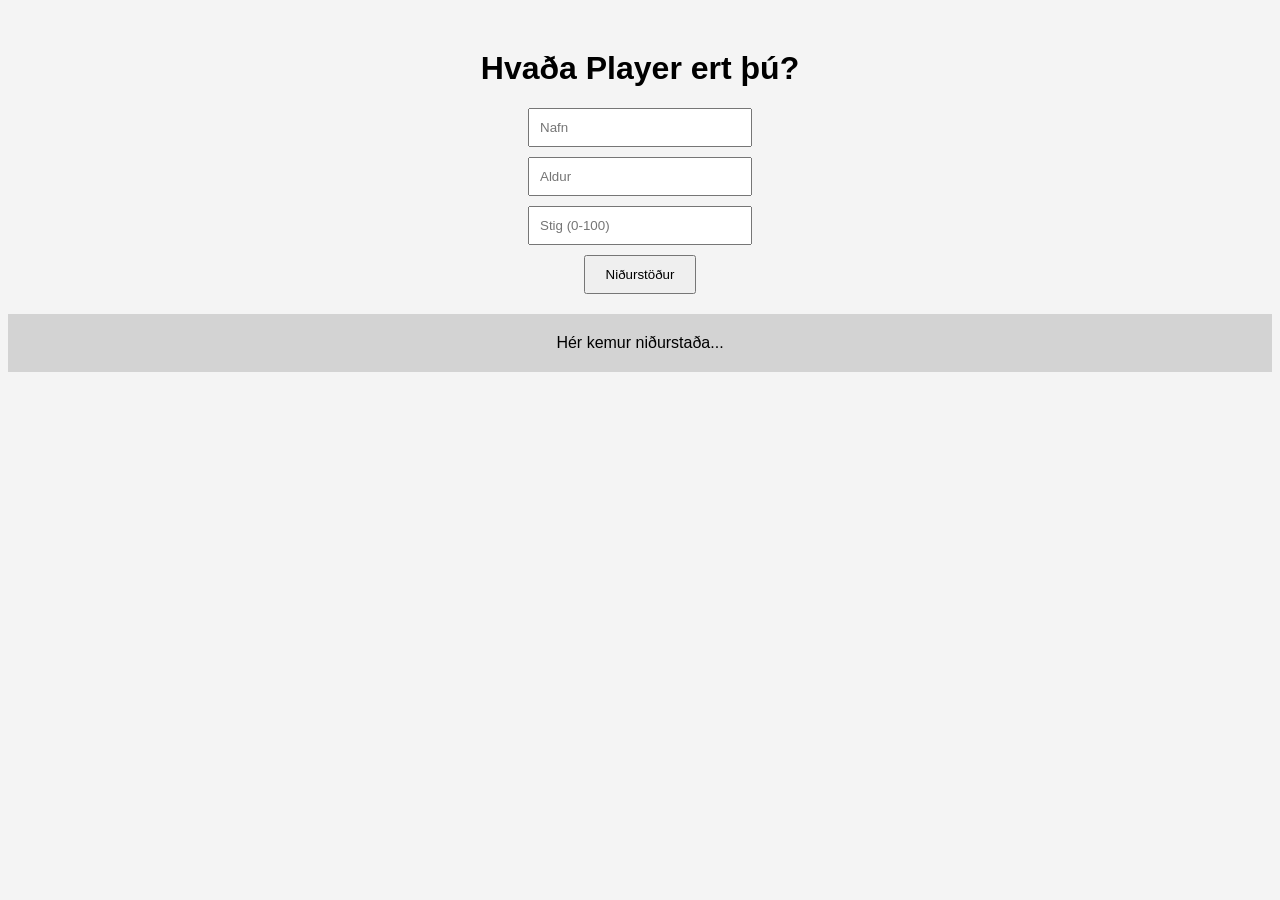
<file: Timaverkefni-8/index.html>
<!doctype html>
<html lang="is">
  <head>
    <meta charset="UTF-8" />
    <title>Player leikur</title>
    <link rel="stylesheet" href="style.css" />
    <script src="script.js"></script>
  </head>
  <body>
    <h1>Hvaða Player ert þú?</h1>

    <input id="name" type="text" placeholder="Nafn" />
    <input id="age" type="number" placeholder="Aldur" />
    <input id="score" type="number" placeholder="Stig (0-100)" />

    <button onclick="checkCharacter()">Niðurstöður</button>

    <div id="output" class="box">Hér kemur niðurstaða...</div>
  </body>
</html>
</file>
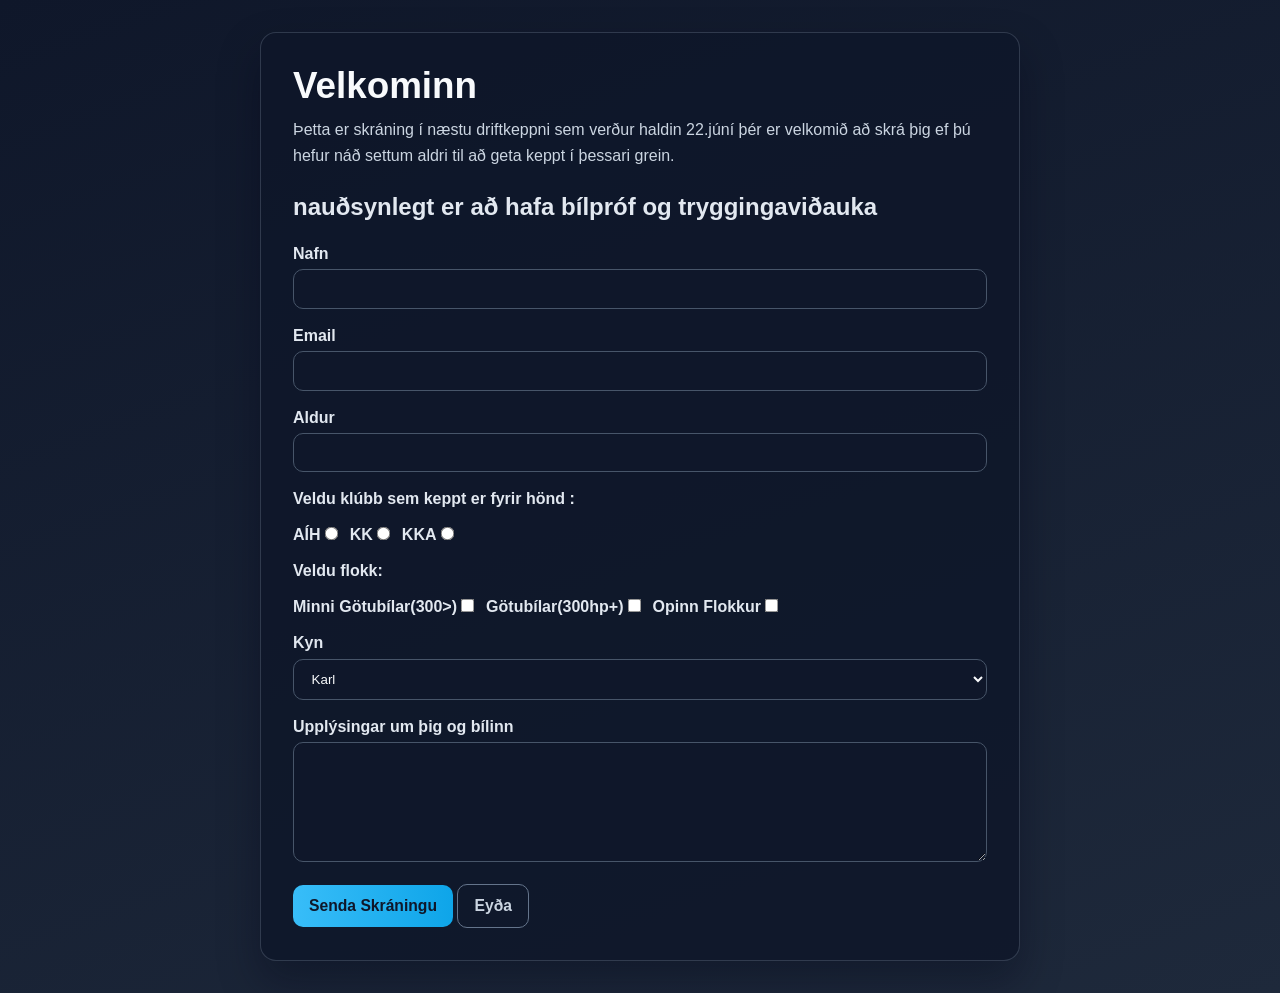
<file: Timi-2/index.html>
<!doctype html>
<html lang="en">
  <head>
    <meta charset="UTF-8" />
    <meta name="viewport" content="width=device-width, initial-scale=1.0" />
    <title>Skráning í driftkeppni</title>
    <link rel="stylesheet" href="assets/styles.css" />
  </head>
  <body>
    <!--Header-->
    <header class="header"></header>

    <!--Main-->
    <main class="main">
      <h1>Velkominn</h1>
      <p>
        Þetta er skráning í næstu driftkeppni sem verður haldin 22.júní þér er
        velkomið að skrá þig ef þú hefur náð settum aldri til að geta keppt í
        þessari grein.
        <br />
      </p>
      <h2>nauðsynlegt er að hafa bílpróf og tryggingaviðauka</h2>
      <br />
      <form action="" id="skraningarform">
        <label for="nafn"
          >Nafn
          <input type="text" name="" id="nafn" />
        </label>
        <br />
        <br />
        <label for="mail">Email <input type="email" name="" id="mail" /></label>
        <br />
        <br />
        <label for="aldur">Aldur</label>
        <input type="number" name="" id="aldur" />
        <br />
        <br />
        <label for="team">Veldu klúbb sem keppt er fyrir hönd :</label>
        <br />
        <br />
        <label for="team">AÍH</label>
        <input type="radio" name="team" id="team" value="AÍH" />
        <label for="team">KK</label>
        <input type="radio" name="team" id="team" value="KK" />
        <label for="team">KKA</label>
        <input type="radio" name="team" id="team" value="KKA" />
        <br />
        <br />

        <label for="flokkur">Veldu flokk:</label>
        <br />
        <br />
        <label for="flokkur">Minni Götubílar(300>)</label>
        <input
          type="checkbox"
          name="flokkur"
          id="flokkur"
          value="Minni Götubílar(300>)"
        />
        <label for="flokkur">Götubílar(300hp+)</label>
        <input
          type="checkbox"
          name="flokkur"
          id="flokkur"
          value="Götubílar(300hp+)"
        />
        <label for="flokkur">Opinn Flokkur</label>
        <input
          type="checkbox"
          name="flokkur"
          id="flokkur"
          value="Opinn Flokkur"
        />
        <br />
        <br />
        <label for="kyn">Kyn</label>
        <br />
        <select name="kyn" id="kyn">
          <option value="karl">Karl</option>
          <option value="kona">Kona</option>
          <option value="annað">Annað</option>
        </select>
        <br />
        <br />
        <label for="upplysingar">Upplýsingar um þig og bílinn</label>
        <br />
        <textarea name="" id="upplysingar"></textarea>
        <br />
        <br />
        <button type="submit">Senda Skráningu</button>
        <button type="reset">Eyða</button>
      </form>
    </main>
    <script type="text/javascript">
      let loginform = document.getElementById("skraningarform");

      loginform.addEventListener("submit", (e) => {
        e.preventDefault();

        let nafn = document.getElementById("nafn");
        let mail = document.getElementById("mail");
        let aldur = document.getElementById("aldur");
        let lið = document.getElementById("team");
        let kyn = document.getElementById("kyn");
        let upplysingar = document.getElementById("upplysingar");

        const valdir = Array.from(
          document.querySelectorAll('input[name="flokkur"]:checked'),
          (cb) => cb.value,
        );

        if (
          nafn.value == "" ||
          mail.value == "" ||
          aldur.value == "" ||
          lið.value == "" ||
          flokkur.value == "" ||
          kyn.value == "" ||
          upplysingar.value == ""
        ) {
          alert("Það þarf að fylla í alla reiti til að senda inn skráningur");
        } else {
          alert("Þú hefur skráð þig í keppni");
          console.log(
            `Keppandi: ${nafn.value}\nMail: ${mail.value}\nAldur: ${aldur.value}\nLið: ${lið.value}\nFlokkur: ${valdir.join(", ")}\nKyn: ${kyn.value}\nUpplýsingar: ${upplysingar.value}`,
          );
          document.getElementById("skraningarform").reset();
        }
      });
    </script>

    <!--Footer-->
    <footer class="footer"></footer>
  </body>
</html>
</file>
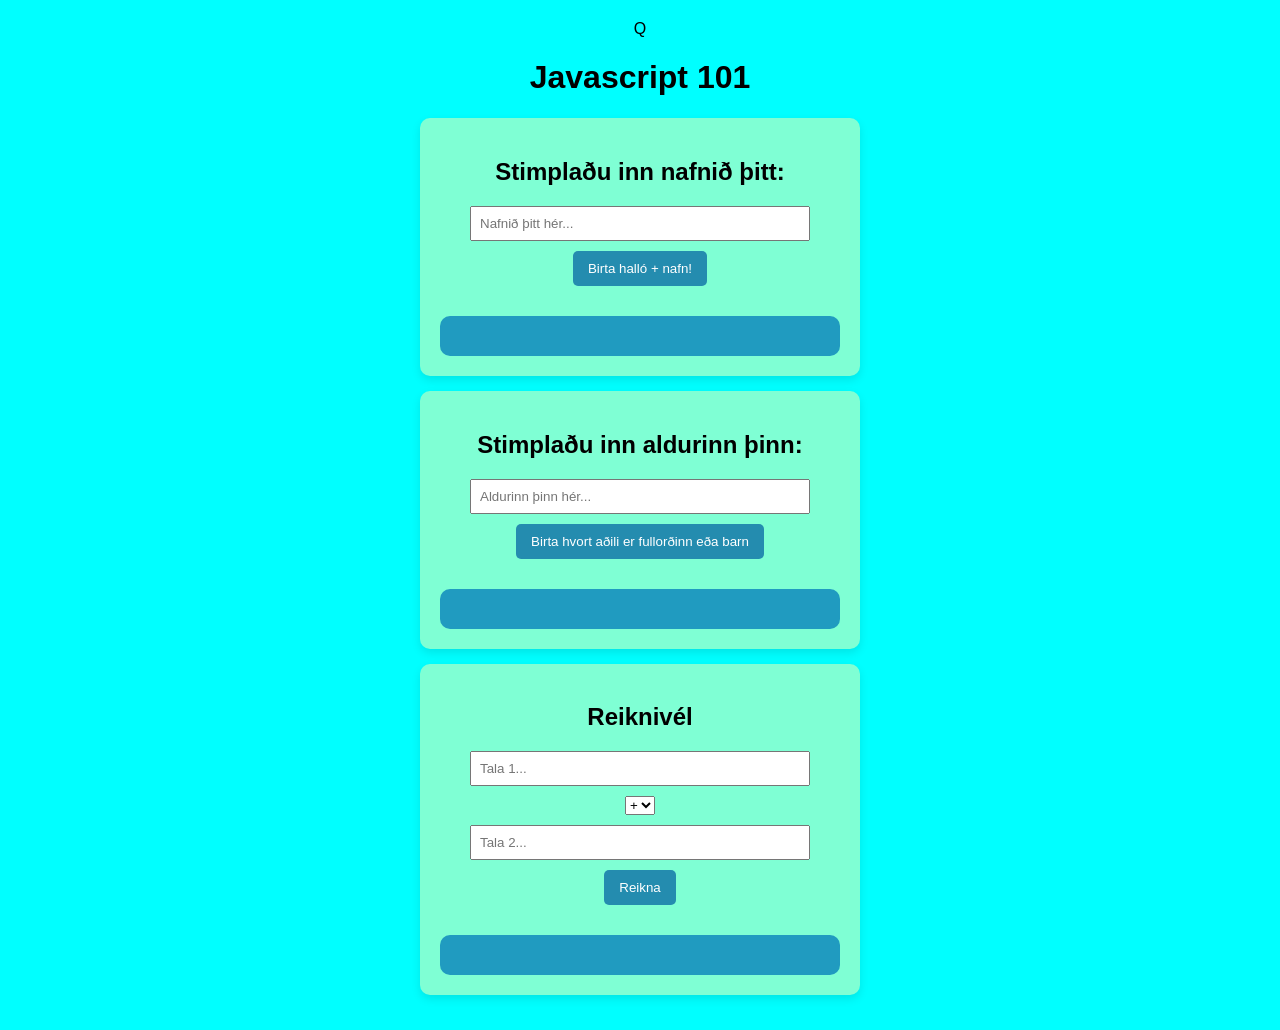
<file: Timi-8/index.html>
<!doctype html>
<html lang="en">
  <head>
    <meta charset="UTF-8" />
    <meta name="viewport" content="width=device-width, initial-scale=1.0" />
    <title>Tími 8</title>
    <link rel="stylesheet" href="style.css" />
    Q
    <script src="script.js"></script>
  </head>
  <body>
    <h1>Javascript 101</h1>
    <div class="card">
      <h2>Stimplaðu inn nafnið þitt:</h2>
      <input type="text" id="nameInput" placeholder="Nafnið þitt hér..." />
      <button onclick="sayHello()">Birta halló + nafn!</button>
      <div class="output" id="nameOutput"></div>
    </div>
    <div class="card">
      <h2>Stimplaðu inn aldurinn þinn:</h2>
      <input type="number" id="ageInput" placeholder="Aldurinn þinn hér..." />
      <button onclick="checkAge()">
        Birta hvort aðili er fullorðinn eða barn
      </button>
      <div class="output" id="ageOutput"></div>
    </div>

    <div class="card">
      <h2>Reiknivél</h2>
      <input type="number" id="num1" placeholder="Tala 1..." />
      <select name="val" id="val">
        <option value="1">+</option>
        <option value="2">-</option>
        <option value="3">*</option>
        <option value="4">/</option>
      </select>
      <input type="number" id="num2" placeholder="Tala 2..." />
      <button onclick="calculate()">Reikna</button>
      <div class="output" id="calculatorOutput"></div>
    </div>
  </body>
</html>
</file>
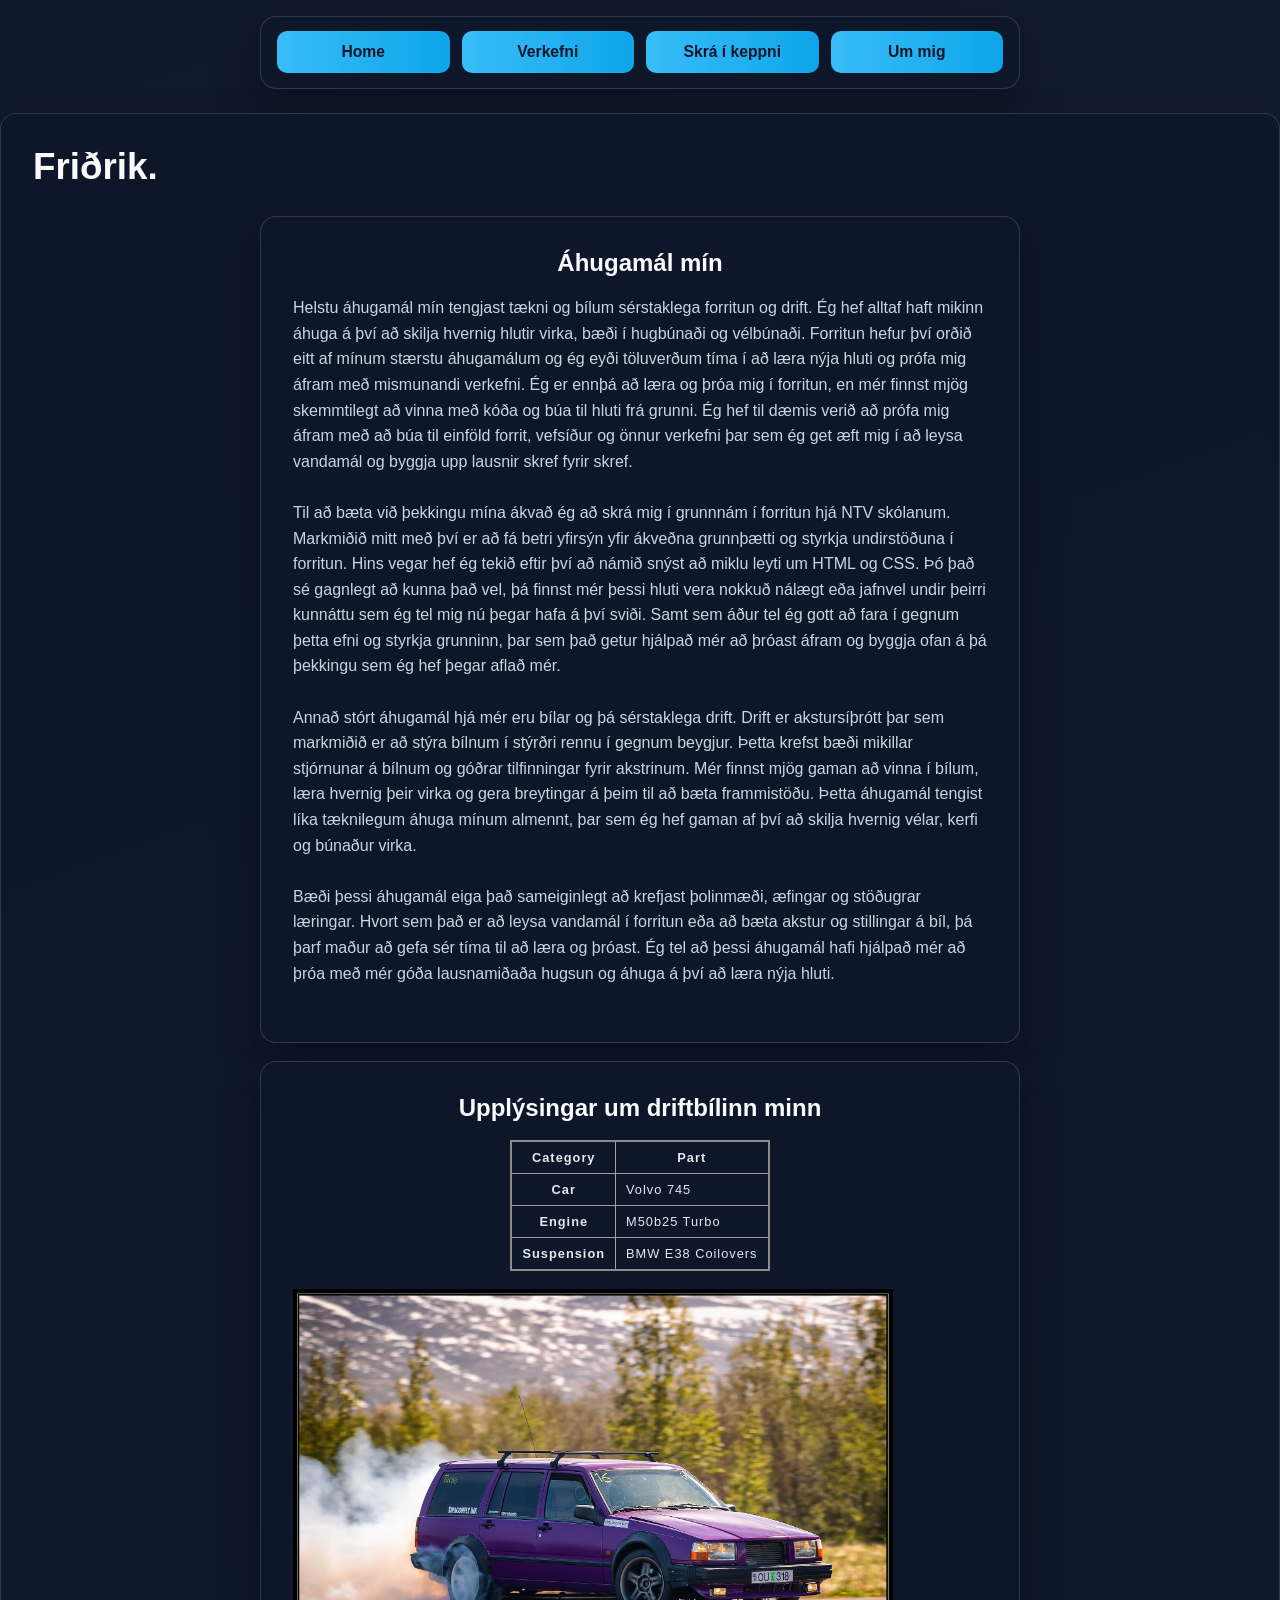
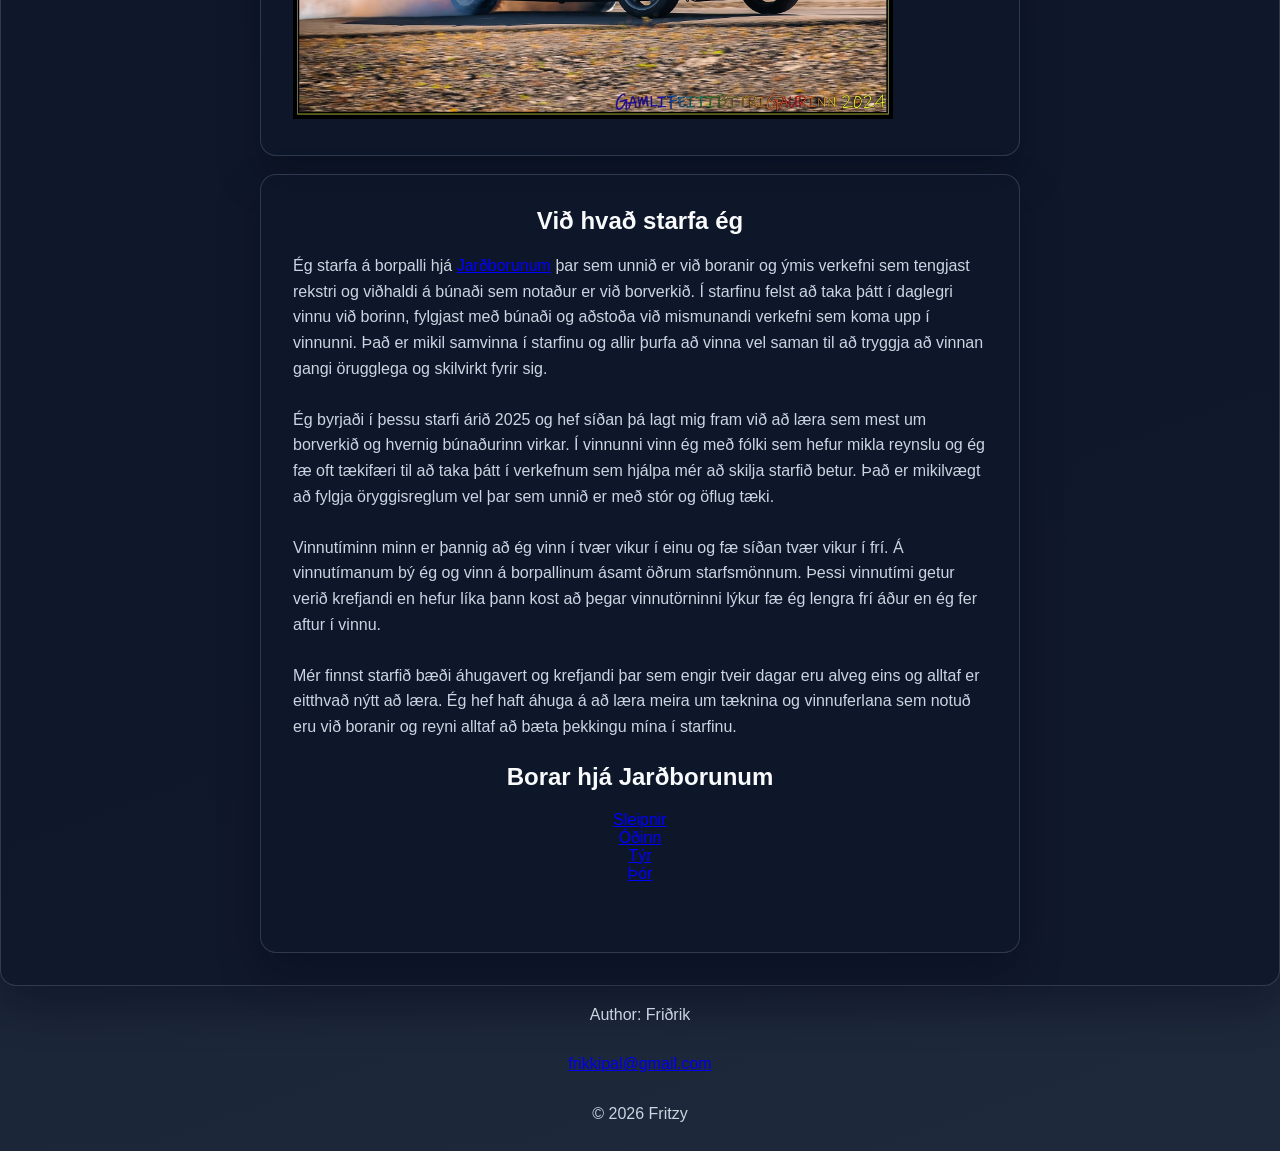
<file: portfolio/ummig.html>
<!doctype html>
<html lang="en">
  <head>
    <meta charset="UTF-8" />
    <meta name="viewport" content="width=device-width, initial-scale=1.0" />
    <title>Um mig</title>
    <link rel="icon" type="image/x-icon" href="./images/favicon.ico">
    <link rel="stylesheet" href="assets/styles.css" />
    <link rel="stylesheet" href="assets/navbar.css" />
  </head>
  <body>
    <!--Header-->
    <header class="header">
      <nav class="navbar">
        <ul class="nav-list">
          <li class="nav-item"><a href="index.html">Home</a></li>
          <li class="nav-item"><a href="verkefni.html">Verkefni</a></li>
          <li class="nav-item"><a href="keppni.html">Skrá í keppni</a></li>
          <li class="nav-item"><a href="#">Um mig</a></li>
        </ul>
      </nav>
    </header>

    <!--Main-->
    <main class="main">
      <h1>Friðrik.</h1>
      <br />
      <div class="ummig">
      <section>
        <h2>Áhugamál mín</h2>
        <br />
        <p>
          Helstu áhugamál mín tengjast tækni og bílum sérstaklega
          forritun og drift. Ég hef alltaf haft mikinn áhuga á því
          að skilja hvernig hlutir virka, bæði í hugbúnaði og vélbúnaði.
          Forritun hefur því orðið eitt af mínum stærstu áhugamálum
          og ég eyði töluverðum tíma í að læra nýja hluti og prófa
          mig áfram með mismunandi verkefni. Ég er ennþá að læra og
          þróa mig í forritun, en mér finnst mjög skemmtilegt að vinna
          með kóða og búa til hluti frá grunni. Ég hef til dæmis verið
          að prófa mig áfram með að búa til einföld forrit, vefsíður og
          önnur verkefni þar sem ég get æft mig í að leysa vandamál
          og byggja upp lausnir skref fyrir skref.
          <br />
          <br />
          Til að bæta við þekkingu mína ákvað ég að skrá mig í grunnnám
          í forritun hjá NTV skólanum. Markmiðið mitt með því er að fá
          betri yfirsýn yfir ákveðna grunnþætti og styrkja undirstöðuna
          í forritun. Hins vegar hef ég tekið eftir því að námið snýst
          að miklu leyti um HTML og CSS. Þó það sé gagnlegt að kunna það vel,
          þá finnst mér þessi hluti vera nokkuð nálægt eða jafnvel undir
          þeirri kunnáttu sem ég tel mig nú þegar hafa á því sviði.
          Samt sem áður tel ég gott að fara í gegnum þetta efni og
          styrkja grunninn, þar sem það getur hjálpað mér að þróast 
          áfram og byggja ofan á þá þekkingu sem ég hef þegar aflað mér.
          <br />
          <br />
          Annað stórt áhugamál hjá mér eru bílar og þá sérstaklega drift.
          Drift er akstursíþrótt þar sem markmiðið er að stýra bílnum
          í stýrðri rennu í gegnum beygjur. Þetta krefst bæði mikillar
          stjórnunar á bílnum og góðrar tilfinningar fyrir akstrinum.
          Mér finnst mjög gaman að vinna í bílum, læra hvernig þeir
          virka og gera breytingar á þeim til að bæta frammistöðu.
          Þetta áhugamál tengist líka tæknilegum áhuga mínum almennt,
          þar sem ég hef gaman af því að skilja hvernig vélar, kerfi og búnaður virka.
          <br />
          <br />
          Bæði þessi áhugamál eiga það sameiginlegt að krefjast þolinmæði,
          æfingar og stöðugrar læringar. Hvort sem það er að leysa vandamál
          í forritun eða að bæta akstur og stillingar á bíl, þá þarf maður
          að gefa sér tíma til að læra og þróast. Ég tel að þessi áhugamál
          hafi hjálpað mér að þróa með mér góða lausnamiðaða hugsun
          og áhuga á því að læra nýja hluti.
        </p>
      </section>
      <br />
      <section>
        <h2>Upplýsingar um driftbílinn minn</h2>
        <br>
        <table>
            <thead>
              <tr>
                <th scope="col">Category</th>
                <th scope="col">Part</th>
              </tr>
            </thead>
            <tbody>
              <tr>
                <th scope="row">Car</th>
                <td>Volvo 745</td>
              </tr>              
              <tr>
                <th scope="row">Engine</th>
                <td>M50b25 Turbo</td>
              </tr>              
              <tr>
                <th scope="row">Suspension</th>
                <td>BMW E38 Coilovers</td>
              </tr>
            </tbody>
        </table>
        <br/>
        <img src="./images/IMG_2790.JPG" width="600" height="430">
      </section>
      
      <br />
      <section>
        <h2>Við hvað starfa ég</h2>
        <br />
        <p>
          Ég starfa á borpalli hjá
          <a href="https://www.jardboranir.is">Jarðborunum</a> þar sem unnið er
          við boranir og ýmis verkefni sem tengjast rekstri og viðhaldi á búnaði
          sem notaður er við borverkið. Í starfinu felst að taka þátt í daglegri
          vinnu við borinn, fylgjast með búnaði og aðstoða við mismunandi
          verkefni sem koma upp í vinnunni. Það er mikil samvinna í starfinu og
          allir þurfa að vinna vel saman til að tryggja að vinnan gangi
          örugglega og skilvirkt fyrir sig. 
          <br />
          <br />
          Ég byrjaði í þessu starfi árið 2025 og hef síðan þá lagt mig fram við
          að læra sem mest um borverkið og hvernig búnaðurinn virkar. Í vinnunni
          vinn ég með fólki sem hefur mikla reynslu og ég fæ oft tækifæri til að
          taka þátt í verkefnum sem hjálpa mér að skilja starfið betur. Það er
          mikilvægt að fylgja öryggisreglum vel þar sem unnið er með stór og
          öflug tæki. 
          <br />
          <br />
          Vinnutíminn minn er þannig að ég vinn í tvær vikur í einu og fæ síðan
          tvær vikur í frí. Á vinnutímanum bý ég og vinn á borpallinum ásamt
          öðrum starfsmönnum. Þessi vinnutími getur verið krefjandi en hefur
          líka þann kost að þegar vinnutörninni lýkur fæ ég lengra frí áður en
          ég fer aftur í vinnu. 
          <br />
          <br />
          Mér finnst starfið bæði áhugavert og krefjandi þar sem engir tveir
          dagar eru alveg eins og alltaf er eitthvað nýtt að læra. Ég hef haft
          áhuga á að læra meira um tæknina og vinnuferlana sem notuð eru við
          boranir og reyni alltaf að bæta þekkingu mína í starfinu.
        </p>
        <div class="borar">
          <h2>Borar hjá Jarðborunum</h2>
          <ul>
            <li>
              <a href="https://www.jardboranir.is/vara/sleipnir-hookload-100-t/">
                Sleipnir
              </a>
            </li>
            <li>
              <a href="https://www.jardboranir.is/vara/odinn-hookload-200-t/">
                Óðinn
              </a>
            </li>
            <li>
              <a href="https://www.jardboranir.is/vara/tyr-hookload-272-t/">
                Týr
              </a>
            </li>
            <li>
              <a href="https://www.jardboranir.is/vara/thor-hookload-350-t/">
                Þór
              </a>
            </li>
          </ul>
        </div>
        <br />
      </section>
      </div>
    </main>

    <script type="text/javascript"></script>

    <!--Footer-->
    <footer class="footer">
      <p>Author: Friðrik</p>
      <p><a href="mailto:frikkipal@gmail.com">frikkipal@gmail.com</a></p>
      <p>&copy; 2026 Fritzy</p>
    </footer>
  </body>
</html>
</file>
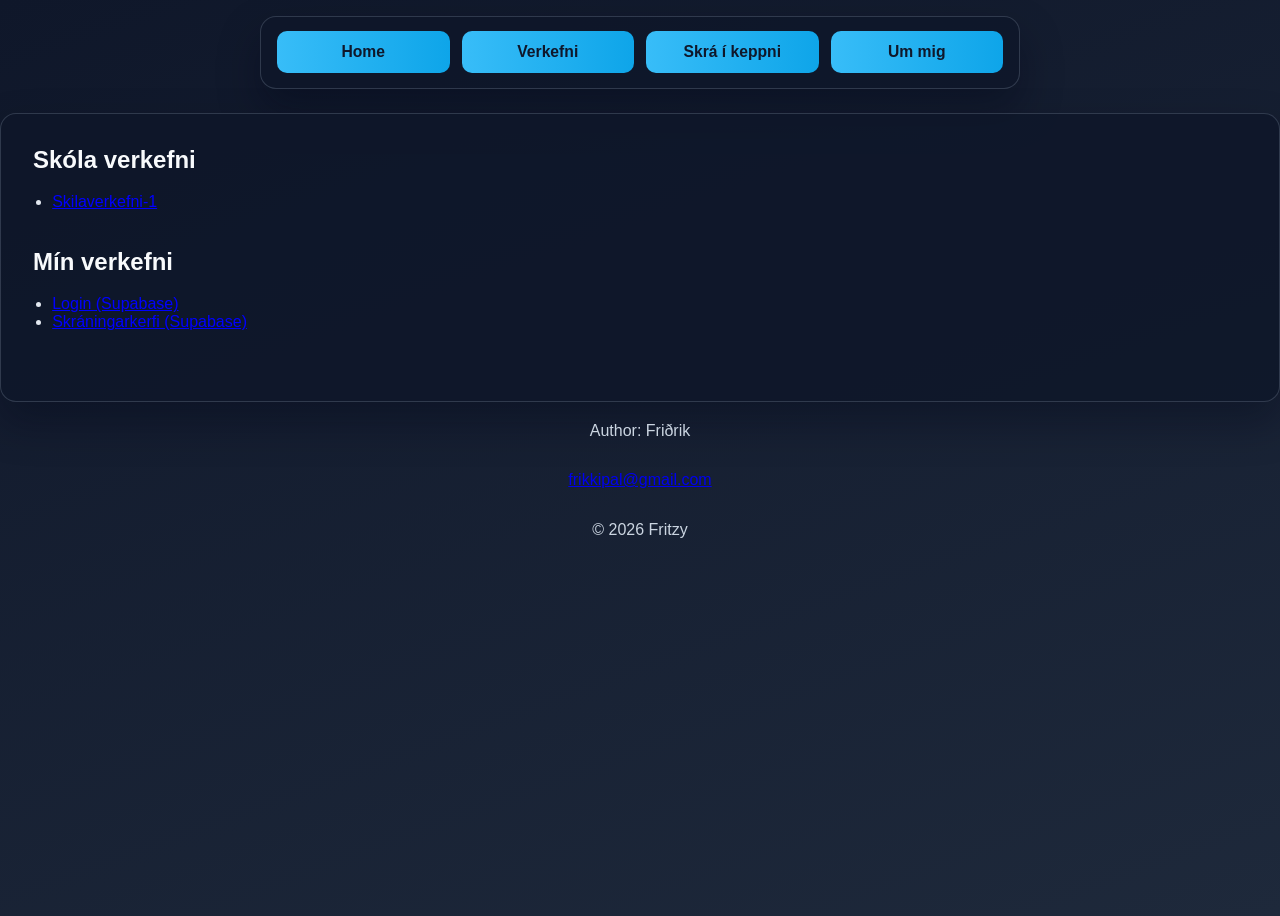
<file: portfolio/verkefni.html>
<!doctype html>
<html lang="en">
  <head>
    <meta charset="UTF-8" />
    <meta name="viewport" content="width=device-width, initial-scale=1.0" />
    <title>Verkefni</title>
    <link rel="icon" type="image/x-icon" href="./images/favicon.ico">
    <link rel="stylesheet" href="assets/styles.css" />
    <link rel="stylesheet" href="assets/navbar.css" />
  </head>
  <body>
    <!--Header-->
    <header class="header">
      <nav class="navbar">
        <ul class="nav-list">
          <li class="nav-item"><a href="index.html">Home</a></li>
          <li class="nav-item"><a href="#">Verkefni</a></li>
          <li class="nav-item"><a href="keppni.html">Skrá í keppni</a></li>
          <li class="nav-item"><a href="ummig.html">Um mig</a></li>
        </ul>
      </nav>
    </header>

    <!--Main-->
    <main class="main">
        <h2>Skóla verkefni</h2>
        <ul>
          <li>
            <a href="ummig.html">
              Skilaverkefni-1
            </a>
          </li>
        </ul>
        <br />
        <h2>Mín verkefni</h2>
        <ul>
          <li>
            <a href="/login/">
              Login (Supabase)
            </a>
          </li>
          <li>
            <a href="/login/">
              Skráningarkerfi (Supabase)
            </a>
          </li>
        </ul>
      <br />
    </main>

    <script type="text/javascript"></script>

    <!--Footer-->
    <footer class="footer">
      <p>Author: Friðrik</p>
      <p><a href="mailto:frikkipal@gmail.com">frikkipal@gmail.com</a></p>
      <p>&copy; 2026 Fritzy</p>
    </footer>
  </body>
</html>
</file>
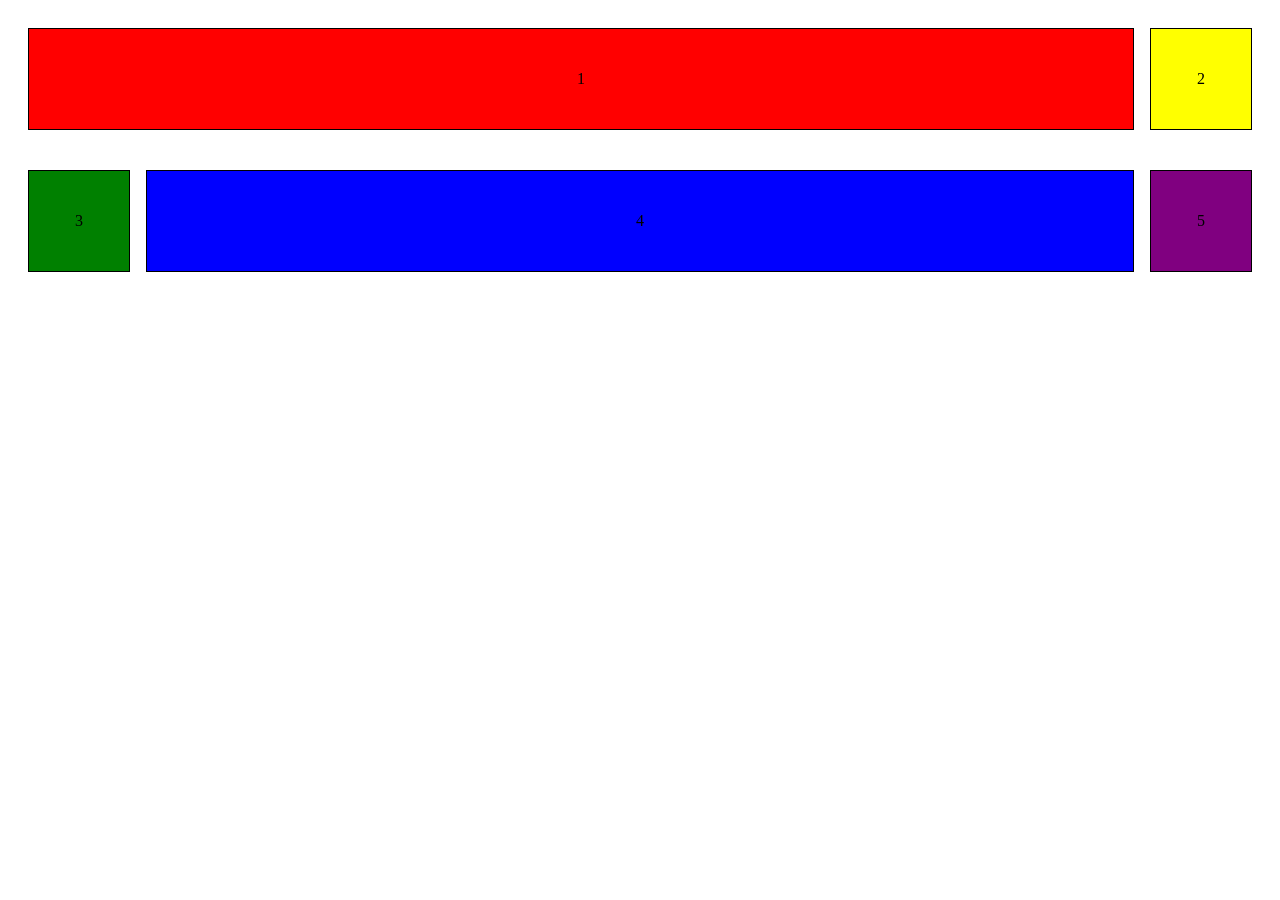
<file: Timi-6/skilaverkefni2.html>
<!doctype html>

<html>
  <head>
    <title>Flexbox</title>
    <style>
      .box {
        display: flex;
        align-items: center;
        justify-content: center;
        width: 100px;
        height: 100px;
        border: 1px solid black;
      }
      .container {
        display: flex;
        flex-direction: row;
        gap: 16px;
        padding: 20px;
      }
      .box-1 {
        background: red;
        flex-grow: 2;
      }
      .box-2 {
        background: yellow;
      }
      .box-3 {
        background: green;
      }
      .box-4 {
        background: blue;
        flex-grow: 2;
      }
      .box-5 {
        background: purple;
      }
    </style>
  </head>
  <body>
    <div style="display: flex; justify-content: center; flex-direction: column">
      <div class="container">
        <div class="box box-1">1</div>
        <div class="box box-2">2</div>
      </div>
      <div class="container">
        <div class="box box-3">3</div>
        <div class="box box-4">4</div>
        <div class="box box-5">5</div>
      </div>
    </div>
  </body>
</html>
</file>
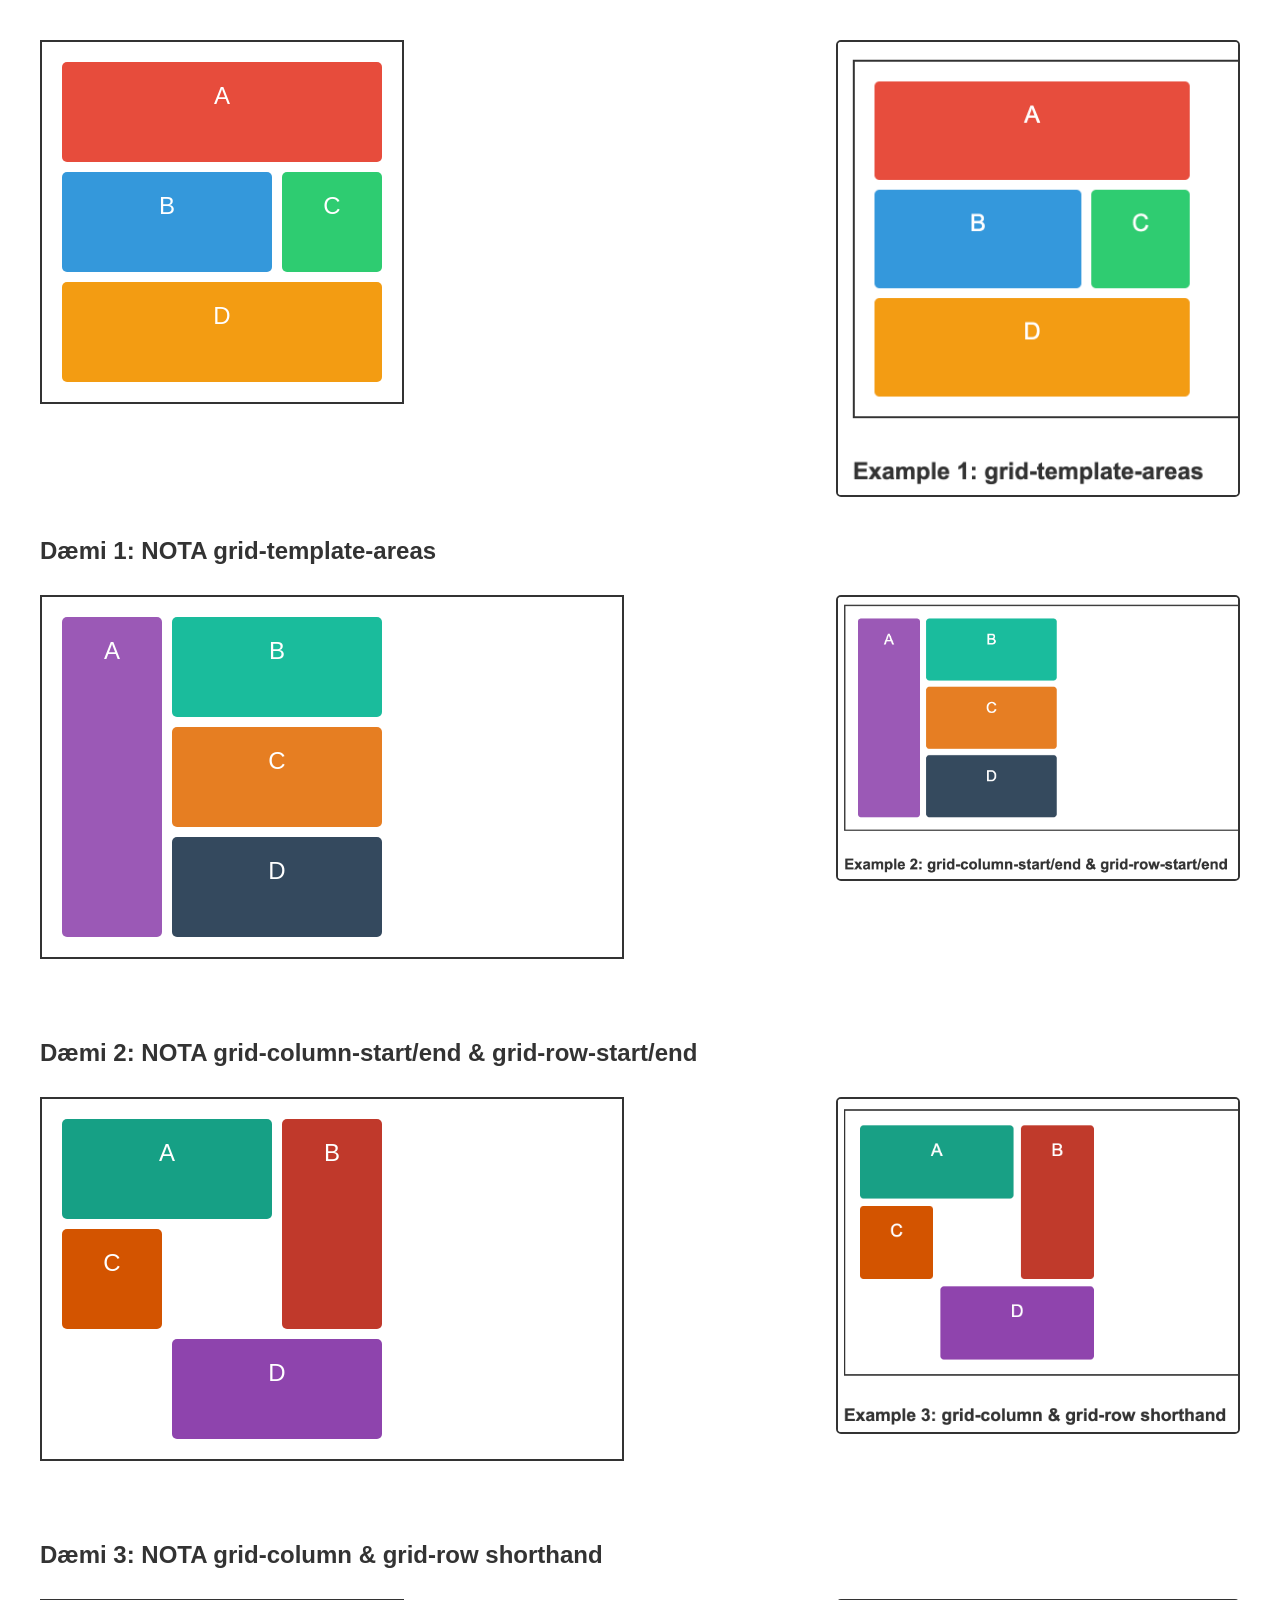
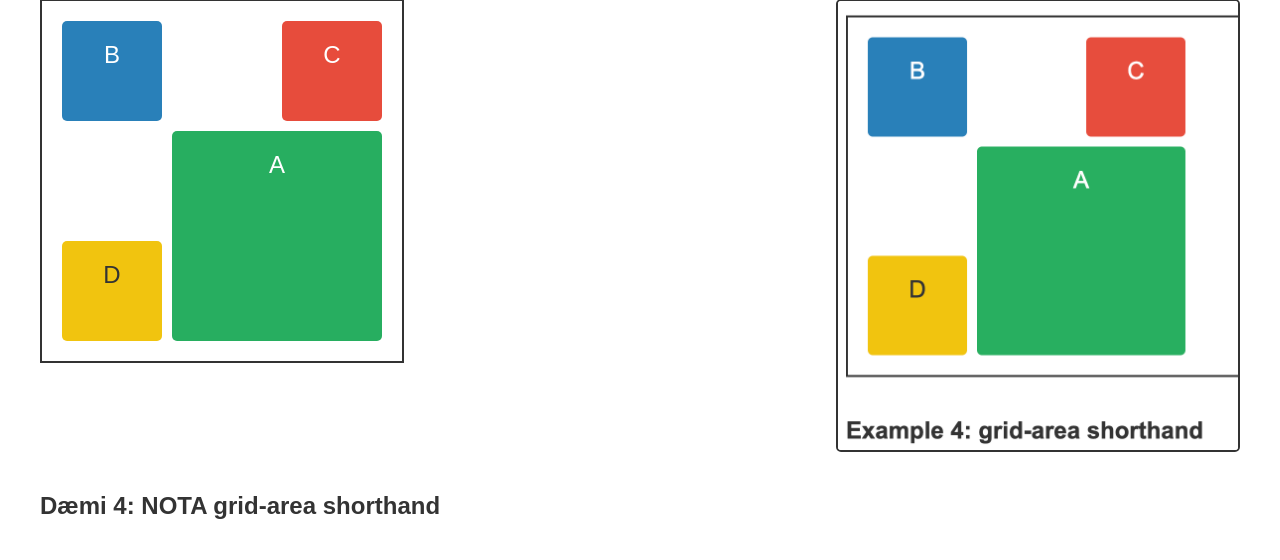
<file: Timi-7/timaverkefniGrid.html>
<!DOCTYPE html>
<html lang="en">
  <head>
    <meta charset="UTF-8" />
    <meta name="viewport" content="width=device-width, initial-scale=1.0" />
    <title>Tímaverkefni í grid</title>
    <link rel="stylesheet" href="timaverkefniStyles.css" />
  </head>
  <body>
    <!-- Dæmi 1: NOTA grid-template-areas -->
    <div class="example-container">
      <div class="wrapper wrapper1">
        <div class="box a">A</div>
        <div class="box b">B</div>
        <div class="box c">C</div>
        <div class="box d">D</div>
      </div>
      <img src="example1.png" alt="Dæmi 1: grid-template-areas skipan" />
    </div>
    <h2>Dæmi 1: NOTA grid-template-areas</h2>

    <!-- Dæmi 2: NOTA grid-column-start/end og grid-row-start/end -->
    <div class="example-container">
      <div class="wrapper wrapper2">
        <div class="box a">A</div>
        <div class="box b">B</div>
        <div class="box c">C</div>
        <div class="box d">D</div>
      </div>
      <img
        src="example2.png"
        alt="Dæmi 2: grid-column-start/end & grid-row-start/end skipan"
      />
    </div>
    <h2>Dæmi 2: NOTA grid-column-start/end & grid-row-start/end</h2>

    <!-- Dæmi 3: NOTA grid-column og grid-row shorthand -->
    <div class="example-container">
      <div class="wrapper wrapper3">
        <div class="box a">A</div>
        <div class="box b">B</div>
        <div class="box c">C</div>
        <div class="box d">D</div>
      </div>
      <img
        src="example3.png"
        alt="Dæmi 3: grid-column & grid-row shorthand skipan"
      />
    </div>
    <h2>Dæmi 3: NOTA grid-column & grid-row shorthand</h2>

    <!-- Dæmi 4: NOTA grid-area shorthand -->
    <div class="example-container">
      <div class="wrapper wrapper4">
        <div class="box a">A</div>
        <div class="box b">B</div>
        <div class="box c">C</div>
        <div class="box d">D</div>
      </div>
      <img src="example4.png" alt="Dæmi 4: grid-area shorthand skipan" />
    </div>
    <h2>Dæmi 4: NOTA grid-area shorthand</h2>
  </body>
</html>
</file>
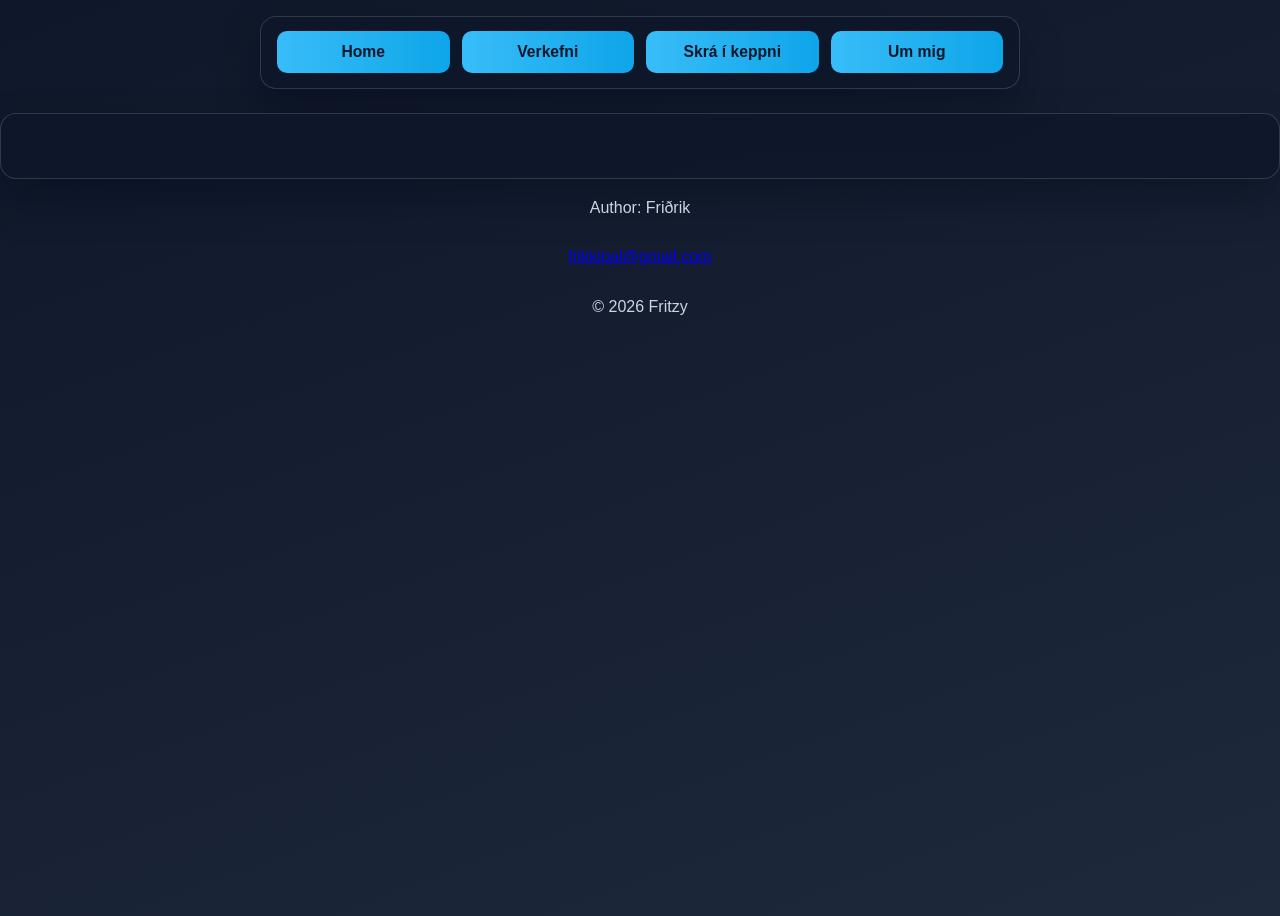
<file: portfolio/login/dash.html>
<!doctype html>
<html lang="en">
  <head>
    <meta charset="UTF-8" />
    <meta name="viewport" content="width=device-width, initial-scale=1.0" />
    <title>Dashboard</title>
    <link rel="icon" type="image/x-icon" href="../images/favicon.ico">
    <link rel="stylesheet" href="../assets/styles.css" />
    <link rel="stylesheet" href="../assets/navbar.css" />
  </head>
  <body>
    <!--Header-->
    <header class="header">
      <nav class="navbar">
        <ul class="nav-list">
          <li class="nav-item"><a href="../index.html">Home</a></li>
          <li class="nav-item"><a href="../verkefni.html">Verkefni</a></li>
          <li class="nav-item"><a href="../keppni.html">Skrá í keppni</a></li>
          <li class="nav-item"><a href="../ummig.html">Um mig</a></li>
        </ul>
      </nav>
    </header>

    <!--Main-->
    <main class="main">
    </main>

    <script type="text/javascript"></script>

    <!--Footer-->
    <footer class="footer">
      <p>Author: Friðrik</p>
      <p><a href="mailto:frikkipal@gmail.com">frikkipal@gmail.com</a></p>
      <p>&copy; 2026 Fritzy</p>
    </footer>
  </body>
</html>
</file>
<file: Timaverkefni-8/style.css>
body {
  font-family: Arial;
  text-align: center;
  margin-top: 50px;
  background: #f4f4f4;
}

input {
  display: block;
  margin: 10px auto;
  padding: 10px;
  width: 200px;
}

button {
  padding: 10px 20px;
  cursor: pointer;
}

.box {
  margin-top: 20px;
  padding: 20px;
  background: lightgray;
}
</file>
<file: Timi-2/assets/styles.css>
* {
  box-sizing: border-box;
  margin: 0;
  padding: 0;
}

body {
  font-family: "Segoe UI", Tahoma, Geneva, Verdana, sans-serif;
  background: linear-gradient(160deg, #0f172a, #1e293b);
  color: #e2e8f0;
  min-height: 100vh;
  padding: 2rem 1rem;
}

.main {
  width: min(100%, 760px);
  margin: 0 auto;
  background-color: rgba(15, 23, 42, 0.85);
  border: 1px solid rgba(148, 163, 184, 0.25);
  border-radius: 16px;
  padding: 2rem;
  box-shadow: 0 20px 40px rgba(2, 6, 23, 0.35);
}

h1 {
  font-size: clamp(1.75rem, 4vw, 2.3rem);
  margin-bottom: 0.65rem;
  color: #f8fafc;
}

p {
  color: #cbd5e1;
  margin-bottom: 1.5rem;
  line-height: 1.6;
}

form {
  margin-top: 0.4rem;
}

label {
  font-weight: 600;
  color: #e2e8f0;
}

input[type="text"],
input[type="email"],
input[type="number"],
select,
textarea {
  width: 100%;
  border: 1px solid #475569;
  background-color: #0f172a;
  color: #f8fafc;
  border-radius: 10px;
  padding: 0.7rem 0.85rem;
  outline: none;
  transition:
    border-color 0.2s ease,
    box-shadow 0.2s ease;
}

textarea {
  min-height: 120px;
  resize: vertical;
}

input[type="text"],
input[type="email"],
input[type="number"],
select,
textarea {
  margin-top: 0.4rem;
}

input:focus,
select:focus,
textarea:focus {
  border-color: #38bdf8;
  box-shadow: 0 0 0 3px rgba(56, 189, 248, 0.2);
}

input[type="radio"],
input[type="checkbox"] {
  margin-right: 0.45rem;
  transform: scale(1.05);
}

button {
  border: none;
  border-radius: 10px;
  padding: 0.75rem 1rem;
  font-size: 0.98rem;
  font-weight: 700;
  cursor: pointer;
  transition:
    transform 0.15s ease,
    opacity 0.15s ease;
}

button[type="submit"] {
  background: linear-gradient(90deg, #38bdf8, #0ea5e9);
  color: #0f172a;
}

button[type="reset"] {
  background: transparent;
  border: 1px solid #64748b;
  color: #cbd5e1;
}

button:hover {
  transform: translateY(-1px);
  opacity: 0.95;
}

@media (max-width: 640px) {
  body {
    padding: 1rem 0.75rem;
  }

  .main {
    padding: 1.2rem;
    border-radius: 12px;
  }
}
</file>
<file: Timi-8/style.css>
body {
  font-family: Arial, Helvetica, sans-serif;
  text-align: center;
  margin: 0;
  padding: 20px;
  background-color: aqua;
}

.card {
  background-color: aquamarine;
  padding: 20px;
  margin: 15px auto;
  width: 400px;
  border-radius: 10px;
  box-shadow: 0 4px 10px rgba(0, 0, 0, 0.1);
}

input {
  display: block;
  margin: 10px auto;
  padding: 8px;
  width: 80%;
}

button {
  padding: 10px 15px;
  border: none;
  background: rgb(36, 140, 175);
  color: white;
  border-radius: 5px;
  cursor: pointer;
}

button:hover {
  background: rgb(99, 193, 224);
}

.output {
  margin-top: 30px;
  padding: 20px;
  background: rgb(32, 155, 192);
  border-radius: 10px;
  width: 90%;
}
</file>
<file: portfolio/assets/styles.css>
* {
  box-sizing: border-box;
  margin: 0;
  padding: 0;
}

body {
  font-family: "Segoe UI", Tahoma, Geneva, Verdana, sans-serif;
  background: linear-gradient(160deg, #0f172a, #1e293b);
  color: #e2e8f0;
  min-height: 100vh;
  padding: 0;
  margin: 0;
}

.main {
  width: min(100%, 1300px);
  margin: 0 auto;
  background-color: rgba(15, 23, 42, 0.85);
  border: 1px solid rgba(148, 163, 184, 0.25);
  border-radius: 16px;
  padding: 2rem;
  box-shadow: 0 20px 40px rgba(2, 6, 23, 0.35);
}

.main section {
  width: min(100%, 760px);
  margin: 0 auto;
  background-color: rgba(15, 23, 42, 0.85);
  border: 1px solid rgba(148, 163, 184, 0.25);
  border-radius: 16px;
  padding: 2rem;
  box-shadow: 0 20px 40px rgba(2, 6, 23, 0.35);
}

.main table {
  margin: 0 auto;
  border-collapse: collapse;
  border: 2px solid rgb(140 140 140);
  font-family: sans-serif;
  font-size: 0.8rem;
  letter-spacing: 1px;
}

.main a {
  color: blue;
}

.ummig h2, .ummig li {
  text-align: center;
  list-style-type: none

}

.logo-container {
  width: 50;
  height: 50;
  
  display: flex;
  justify-content: center;
  align-items: center;
  

}

.logo-container img {
  max-width: 100%;
  max-height: 100%;
  display: block; 
}



th,
td {
  border: 1px solid rgb(160 160 160);
  padding: 8px 10px;
}

footer {
  width: min(100%, 760px);
  margin: 1rem auto;
  text-align: center;
  color: #94a3b8;
}

.main h2 {
  color: #f8fafc;
}

.main p {
  color: #cbd5e1;
  line-height: 1.6;
}
.main ul {
  padding: 1.2rem;
}

h1 {
  font-size: clamp(1.75rem, 4vw, 2.3rem);
  margin-bottom: 0.65rem;
  color: #f8fafc;
}

p {
  color: #cbd5e1;
  margin-bottom: 1.5rem;
  line-height: 1.6;
}




@media (max-width: 640px) {
  body {
    padding: 1rem 0.75rem;
  }

  .main {
    padding: 1.2rem;
    border-radius: 12px;
  }
}
</file>
<file: portfolio/assets/navbar.css>
.header {
  width: min(100%, 760px);
  margin: 1rem auto 1.5rem;
}

.navbar {
  background-color: rgba(15, 23, 42, 0.85);
  border: 1px solid rgba(148, 163, 184, 0.25);
  border-radius: 16px;
  padding: 0.9rem 1rem;
  box-shadow: 0 20px 40px rgba(2, 6, 23, 0.35);
}

.nav-list {
  list-style: none;
  display: flex;
  justify-content: center;
  align-items: center;
  gap: 0.75rem;
  flex-wrap: wrap;
}

.nav-item {
  flex: 1;
}

.nav-item a {
  display: block;
  text-align: center;
  border-radius: 10px;
  padding: 0.75rem 1rem;
  font-size: 0.98rem;
  font-weight: 700;
  text-decoration: none;
  background: linear-gradient(90deg, #38bdf8, #0ea5e9);
  color: #0f172a;
  transition:
    transform 0.15s ease,
    opacity 0.15s ease,
    box-shadow 0.2s ease;
}

.nav-item a:hover {
  transform: translateY(-1px);
  opacity: 0.95;
  box-shadow: 0 8px 18px rgba(14, 165, 233, 0.25);
}

.nav-item a:active {
  transform: translateY(0);
}

@media (max-width: 640px) {
  .header {
    margin: 0 0 1rem;
    width: 100%;
  }

  .navbar {
    padding: 0.8rem;
    border-radius: 12px;
  }

  .nav-list {
    flex-direction: column;
    gap: 0.6rem;
  }

  .nav-item {
    width: 100%;
  }
}
</file>
<file: Timi-7/timaverkefniStyles.css>
body {
  margin: 40px;
  font-family: Arial, sans-serif;
}

.wrapper {
  display: grid;
  grid-gap: 10px;
  background-color: #fff;
  color: #444;
  margin-bottom: 40px;
  padding: 20px;
  border: 2px solid #333;
}

.box {
  background-color: #444;
  color: #fff;
  border-radius: 5px;
  padding: 20px;
  font-size: 150%;
  text-align: center;
}

/* Dæmi 1: NOTA grid-template-areas - Skipan: A fullur breidd efst, B og C hlið við hlið, D fullur breidd neðst */
.wrapper1 {
  grid-template-columns: repeat(3, 100px);
  grid-template-rows: repeat(3, 100px);
  /* Bæta hér inni grid-template-areas */
  grid-template-areas:
    "a a a"
    "b b c"
    "d d d";
}

.wrapper1 .a {
  /* Bæta hér inni - nota grid-area */
  grid-area: a;
  background-color: #e74c3c;
}
.wrapper1 .b {
  /* Bæta hér inni - nota grid-area */
  grid-area: b;
  background-color: #3498db;
}
.wrapper1 .c {
  /* Bæta hér inni - nota grid-area */
  grid-area: c;
  background-color: #2ecc71;
}
.wrapper1 .d {
  /* Bæta hér inni - nota grid-area */
  grid-area: d;
  background-color: #f39c12;
}

/* Dæmi 2: NOTA grid-column-start/end og grid-row-start/end - Skipan: A vinstri dálkur, B/C/D staflað hægra megin */
/* Spurning: Hvernig á ég að gera þetta nákvæmlega accurate við example án þess að bæta 2 columns?  */
.wrapper2 {
  grid-template-columns: repeat(5, 100px);
  grid-template-rows: repeat(3, 100px);
}

.wrapper2 .a {
  /* Bæta hér inni - nota grid-column-start, grid-column-end, grid-row-start, grid-row-end */
  grid-column-start: 1;
  grid-column-end: 2;
  grid-row-start: 1;
  grid-row-end: 4;
  background-color: #9b59b6;
}
.wrapper2 .b {
  /* Bæta hér inni - nota grid-column-start, grid-column-end, grid-row-start, grid-row-end */
  grid-column-start: 2;
  grid-column-end: 4;
  grid-row-start: 1;
  grid-row-end: 1;
  background-color: #1abc9c;
}
.wrapper2 .c {
  /* Bæta hér inni - nota grid-column-start, grid-column-end, grid-row-start, grid-row-end */
  grid-column-start: 2;
  grid-column-end: 4;
  grid-row-start: 2;
  grid-row-end: 2;
  background-color: #e67e22;
}
.wrapper2 .d {
  /* Bæta hér inni - nota grid-column-start, grid-column-end, grid-row-start, grid-row-end */
  grid-column-start: 2;
  grid-column-end: 4;
  grid-row-start: 3;
  grid-row-end: 3;
  background-color: #34495e;
}

/* Dæmi 3: NOTA grid-column og grid-row shorthand - Skipan: A efst vinstra 2x1, B efst hægra, C miðja vinstra, D spannar neðstu 2 dálka */
/* Spurning: Hvernig á ég að gera þetta nákvæmlega accurate við example án þess að bæta 2 columns?  */
.wrapper3 {
  grid-template-columns: repeat(5, 100px);
  grid-template-rows: repeat(3, 100px);
}

.wrapper3 .a {
  /* Bæta hér inni - nota grid-column og grid-row */
  grid-column: 1 / 3;
  grid-row: 1 / 2;
  background-color: #16a085;
}
.wrapper3 .b {
  /* Bæta hér inni - nota grid-column og grid-row */
  grid-row: 1 / 3;
  background-color: #c0392b;
}
.wrapper3 .c {
  /* Bæta hér inni - nota grid-column og grid-row */
  grid-row: 2 / 2;
  background-color: #d35400;
}
.wrapper3 .d {
  /* Bæta hér inni - nota grid-column og grid-row */
  grid-column: 2 / 4;
  background-color: #8e44ad;
}

/* Dæmi 4: NOTA grid-area shorthand - Skipan: A miðja 2x2, B efst vinstra, C efst hægra, D neðst vinstra */
.wrapper4 {
  grid-template-columns: repeat(3, 100px);
  grid-template-rows: repeat(3, 100px);
}

.wrapper4 .a {
  /* Bæta hér inni - nota grid-area */
  grid-area: 2 / 2 / 4 / 4;
  background-color: #27ae60;
}
.wrapper4 .b {
  /* Bæta hér inni - nota grid-area */
  grid-area: 1 / 1 / 1 / 1;
  background-color: #2980b9;
}
.wrapper4 .c {
  /* Bæta hér inni - nota grid-area */
  grid-area: 1 / 3 / 2 / 4;
  background-color: #e74c3c;
}
.wrapper4 .d {
  /* Bæta hér inni - nota grid-area */
  grid-area: 4 / 2 / 3 / 1;
  background-color: #f1c40f;
  color: #333;
}

h2 {
  margin-top: 10px;
  margin-bottom: 30px;
  color: #333;
}

.example-container {
  display: flex;
  justify-content: space-between;
  gap: 20px;
  align-items: flex-start;
  margin-bottom: 40px;
}

.example-container img {
  max-width: 400px;
  border: 2px solid #333;
  border-radius: 5px;
}
</file>
